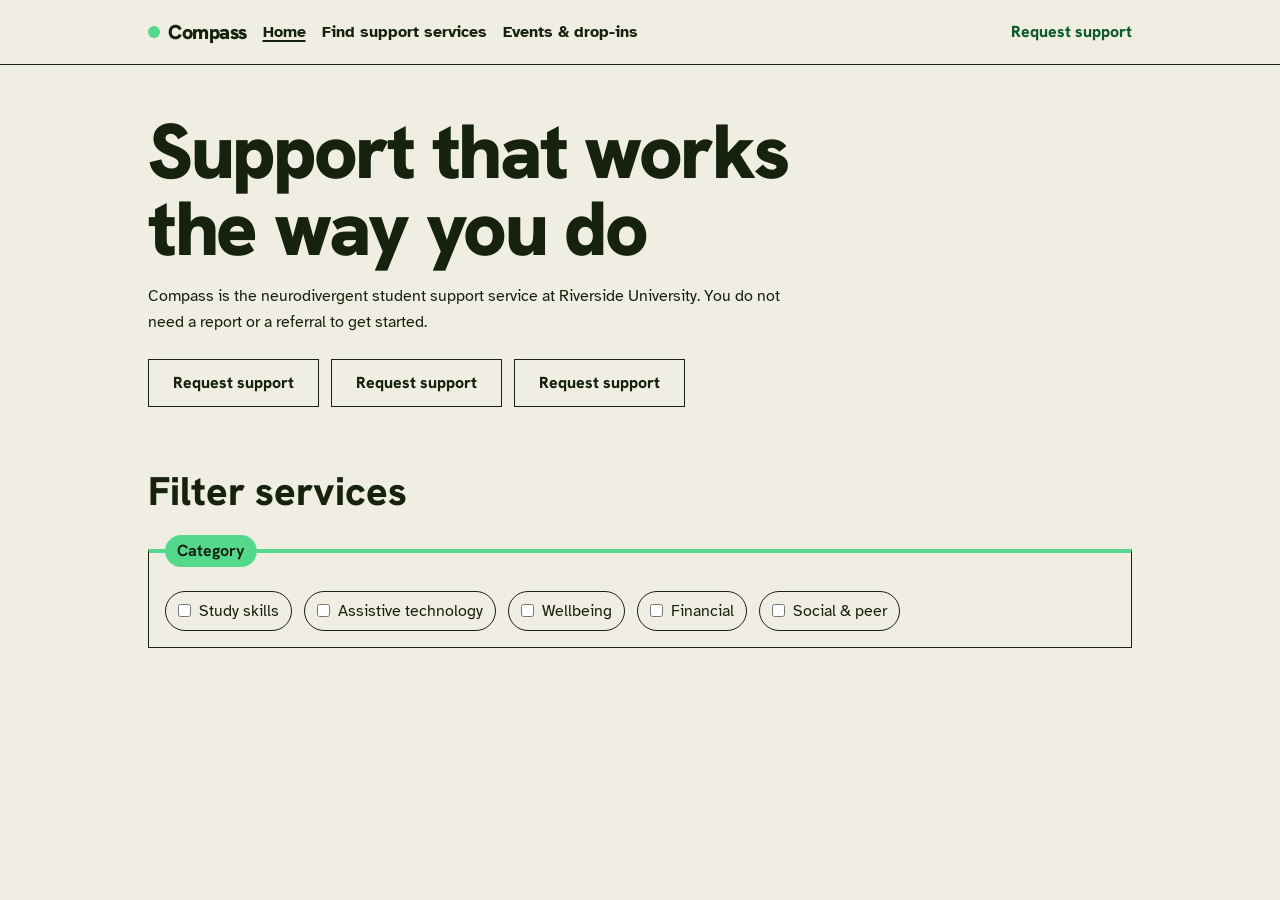
<file: index.html>
<!doctype html>
<html lang="en-IE">
  <head>
    <meta charset="utf-8" />
    <meta name="viewport" content="width=device-width, initial-scale=1" />
    <title>Week 8 starter: Compass nav, button and category pills</title>
    <link rel="preconnect" href="https://fonts.googleapis.com" />
    <link rel="preconnect" href="https://fonts.gstatic.com" crossorigin />
    <link
      href="https://fonts.googleapis.com/css2?family=Atkinson+Hyperlegible:ital,wght@0,400;0,700;1,400;1,700&family=Hanken+Grotesk:wght@500;700;800;900&display=swap"
      rel="stylesheet"
    />
    <link rel="stylesheet" href="assets/app.css" />
  </head>
  <body class="bg-paper font-sans leading-relaxed text-ink">
    <!-- Week 8 starter. The prep pack's finished page, with every style written as utility classes on its element. You add two more buttons, then give the button one name. Compass has no button class of its own, so the name in the solution is this course's. -->
    <header class="border-b-(length:--rule) border-ink bg-paper">
      <div
        class="mx-auto flex max-w-5xl flex-wrap items-center gap-4 px-5 py-4"
      >
        <a
          href="index.html"
          class="flex items-center font-display text-xl font-black tracking-tight text-ink no-underline focus-visible:outline-3 focus-visible:outline-offset-3 focus-visible:outline-link"
        >
          <span
            aria-hidden="true"
            class="mr-2 size-3 rounded-full bg-green"
          ></span>
          Compass
        </a>
        <nav aria-label="Primary" class="contents">
          <a
            href="index.html"
            aria-current="page"
            class="py-1 text-base font-bold text-ink no-underline hover:underline hover:decoration-green hover:decoration-[0.15em] hover:underline-offset-[0.2em] focus-visible:outline-3 focus-visible:outline-offset-3 focus-visible:outline-link aria-[current=page]:underline aria-[current=page]:decoration-ink aria-[current=page]:decoration-[0.15em] aria-[current=page]:underline-offset-[0.2em]"
            >Home</a
          >
          <a
            href="find-support-services.html"
            class="py-1 text-base font-bold text-ink no-underline hover:underline hover:decoration-green hover:decoration-[0.15em] hover:underline-offset-[0.2em] focus-visible:outline-3 focus-visible:outline-offset-3 focus-visible:outline-link aria-[current=page]:underline aria-[current=page]:decoration-ink aria-[current=page]:decoration-[0.15em] aria-[current=page]:underline-offset-[0.2em]"
            >Find support services</a
          >
          <a
            href="events.html"
            class="py-1 text-base font-bold text-ink no-underline hover:underline hover:decoration-green hover:decoration-[0.15em] hover:underline-offset-[0.2em] focus-visible:outline-3 focus-visible:outline-offset-3 focus-visible:outline-link aria-[current=page]:underline aria-[current=page]:decoration-ink aria-[current=page]:decoration-[0.15em] aria-[current=page]:underline-offset-[0.2em]"
            >Events &amp; drop-ins</a
          >
          <a
            href="request-support.html"
            class="ml-auto py-1 font-display text-base font-extrabold text-link no-underline focus-visible:outline-3 focus-visible:outline-offset-3 focus-visible:outline-link"
            >Request support</a
          >
        </nav>
      </div>
    </header>

    <main class="mx-auto max-w-5xl px-5 py-12">
      <h1
        class="font-display text-display leading-none font-black tracking-[-0.03em] text-balance"
      >
        Support that works the way you do
      </h1>
      <p class="mt-4 max-w-[66ch] text-pretty">
        Compass is the neurodivergent student support service at Riverside
        University. You do not need a report or a referral to get started.
      </p>
      <p class="mt-6 flex flex-wrap gap-3">
        <a class="btn" href="request-support.html">Request support</a>

        <a class="btn" href="request-support.html">Request support</a>

        <a class="btn" href="request-support.html">Request support</a>
      </p>

      <form
        aria-labelledby="filter-heading"
        method="get"
        action="#"
        class="mt-16"
      >
        <h2
          id="filter-heading"
          class="font-display text-h2 leading-none font-extrabold"
        >
          Filter services
        </h2>
        <fieldset
          class="mt-6 border-(length:--rule) border-t-4 border-ink border-t-green bg-paper px-4 pt-3 pb-4"
        >
          <legend
            class="rounded-full bg-green px-3 py-1 font-display text-base font-bold text-on-light"
          >
            Category
          </legend>
          <div class="mt-3 flex flex-wrap gap-3">
            <label
              class="flex cursor-pointer items-center gap-2 rounded-full border-(length:--rule) border-ink bg-paper px-3 py-1.5 font-normal transition-colors duration-120 hover:bg-lime hover:text-on-light has-checked:border-ink-deep has-checked:bg-ink-deep has-checked:text-on-dark motion-reduce:transition-none"
              ><input
                type="checkbox"
                name="category"
                value="study-skills"
                class="focus-visible:outline-3 focus-visible:outline-offset-3 focus-visible:outline-link"
              />
              Study skills</label
            >
            <label
              class="flex cursor-pointer items-center gap-2 rounded-full border-(length:--rule) border-ink bg-paper px-3 py-1.5 font-normal transition-colors duration-120 hover:bg-lime hover:text-on-light has-checked:border-ink-deep has-checked:bg-ink-deep has-checked:text-on-dark motion-reduce:transition-none"
              ><input
                type="checkbox"
                name="category"
                value="assistive-tech"
                class="focus-visible:outline-3 focus-visible:outline-offset-3 focus-visible:outline-link"
              />
              Assistive technology</label
            >
            <label
              class="flex cursor-pointer items-center gap-2 rounded-full border-(length:--rule) border-ink bg-paper px-3 py-1.5 font-normal transition-colors duration-120 hover:bg-lime hover:text-on-light has-checked:border-ink-deep has-checked:bg-ink-deep has-checked:text-on-dark motion-reduce:transition-none"
              ><input
                type="checkbox"
                name="category"
                value="wellbeing"
                class="focus-visible:outline-3 focus-visible:outline-offset-3 focus-visible:outline-link"
              />
              Wellbeing</label
            >
            <label
              class="flex cursor-pointer items-center gap-2 rounded-full border-(length:--rule) border-ink bg-paper px-3 py-1.5 font-normal transition-colors duration-120 hover:bg-lime hover:text-on-light has-checked:border-ink-deep has-checked:bg-ink-deep has-checked:text-on-dark motion-reduce:transition-none"
              ><input
                type="checkbox"
                name="category"
                value="financial"
                class="focus-visible:outline-3 focus-visible:outline-offset-3 focus-visible:outline-link"
              />
              Financial</label
            >
            <label
              class="flex cursor-pointer items-center gap-2 rounded-full border-(length:--rule) border-ink bg-paper px-3 py-1.5 font-normal transition-colors duration-120 hover:bg-lime hover:text-on-light has-checked:border-ink-deep has-checked:bg-ink-deep has-checked:text-on-dark motion-reduce:transition-none"
              ><input
                type="checkbox"
                name="category"
                value="social"
                class="focus-visible:outline-3 focus-visible:outline-offset-3 focus-visible:outline-link"
              />
              Social &amp; peer</label
            >
          </div>
        </fieldset>
      </form>
    </main>
  </body>
</html>
</file>
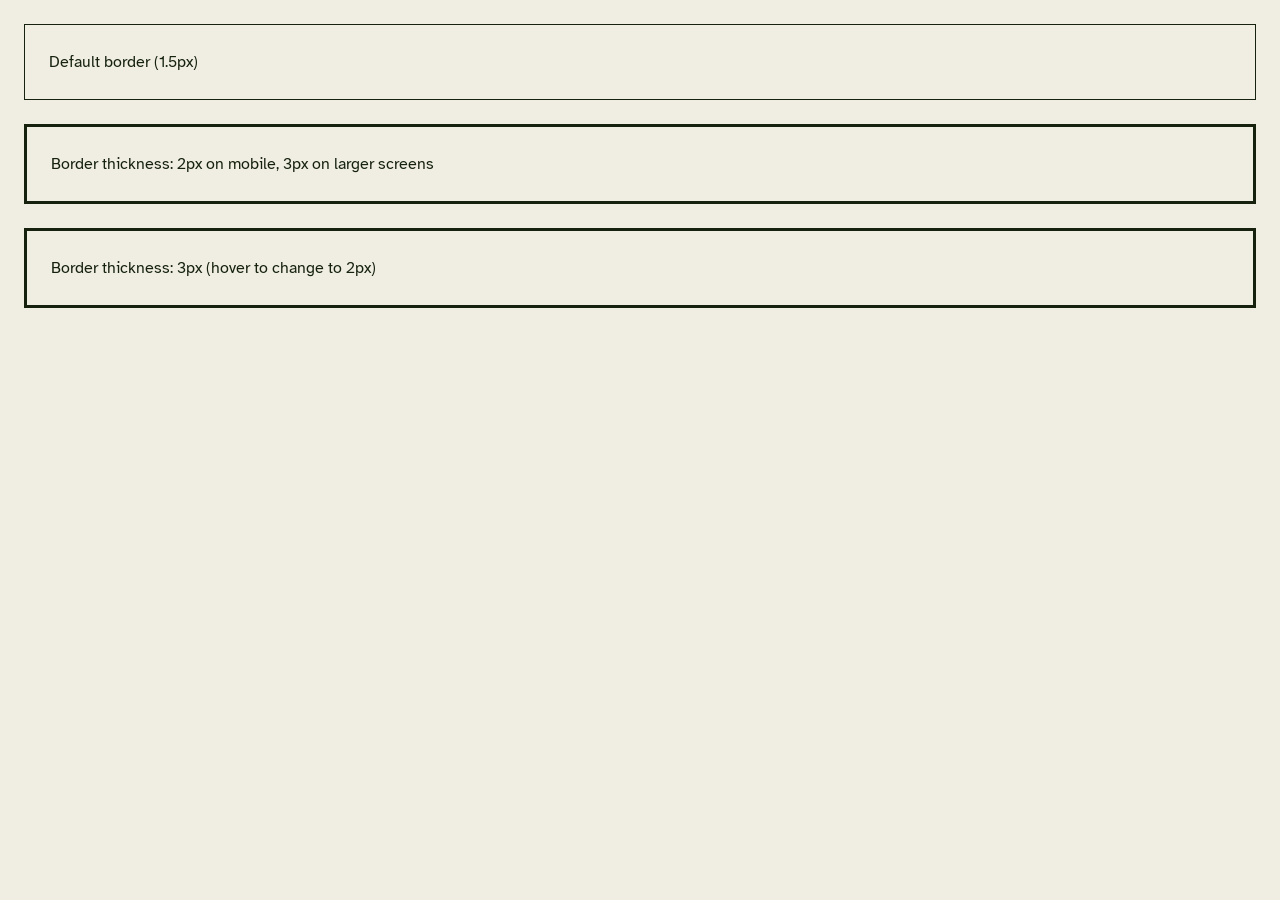
<file: practice.html>
<!doctype html>
<html lang="en-IE">
  <head>
    <meta charset="utf-8" />
    <meta name="viewport" content="width=device-width, initial-scale=1" />
    <title>Week 8 practice</title>
    <link rel="preconnect" href="https://fonts.googleapis.com" />
    <link rel="preconnect" href="https://fonts.gstatic.com" crossorigin />
    <link
      href="https://fonts.googleapis.com/css2?family=Atkinson+Hyperlegible:ital,wght@0,400;0,700;1,400;1,700&family=Hanken+Grotesk:wght@500;700;800;900&display=swap"
      rel="stylesheet"
    />
    <link rel="stylesheet" href="assets/app.css" />
  </head>
  <body class="bg-paper font-sans leading-relaxed text-ink">
    <!-- A blank page wired to the same stylesheet as index.html, and to the same watcher: any class you type here is built automatically. Use it for the docs challenge and anything you want to break on purpose, so index.html keeps matching the guided build. -->

    <main class="space-y-6 p-6">
      <div class="border-rule p-6">Default border (1.5px)</div>

      <div class="border-rule-2 md:border-rule-3 p-6">
        Border thickness: 2px on mobile, 3px on larger screens
      </div>

      <div class="border-rule-3 hover:border-rule-2 p-6">
        Border thickness: 3px (hover to change to 2px)
      </div>
    </main>
  </body>
</html>
</file>
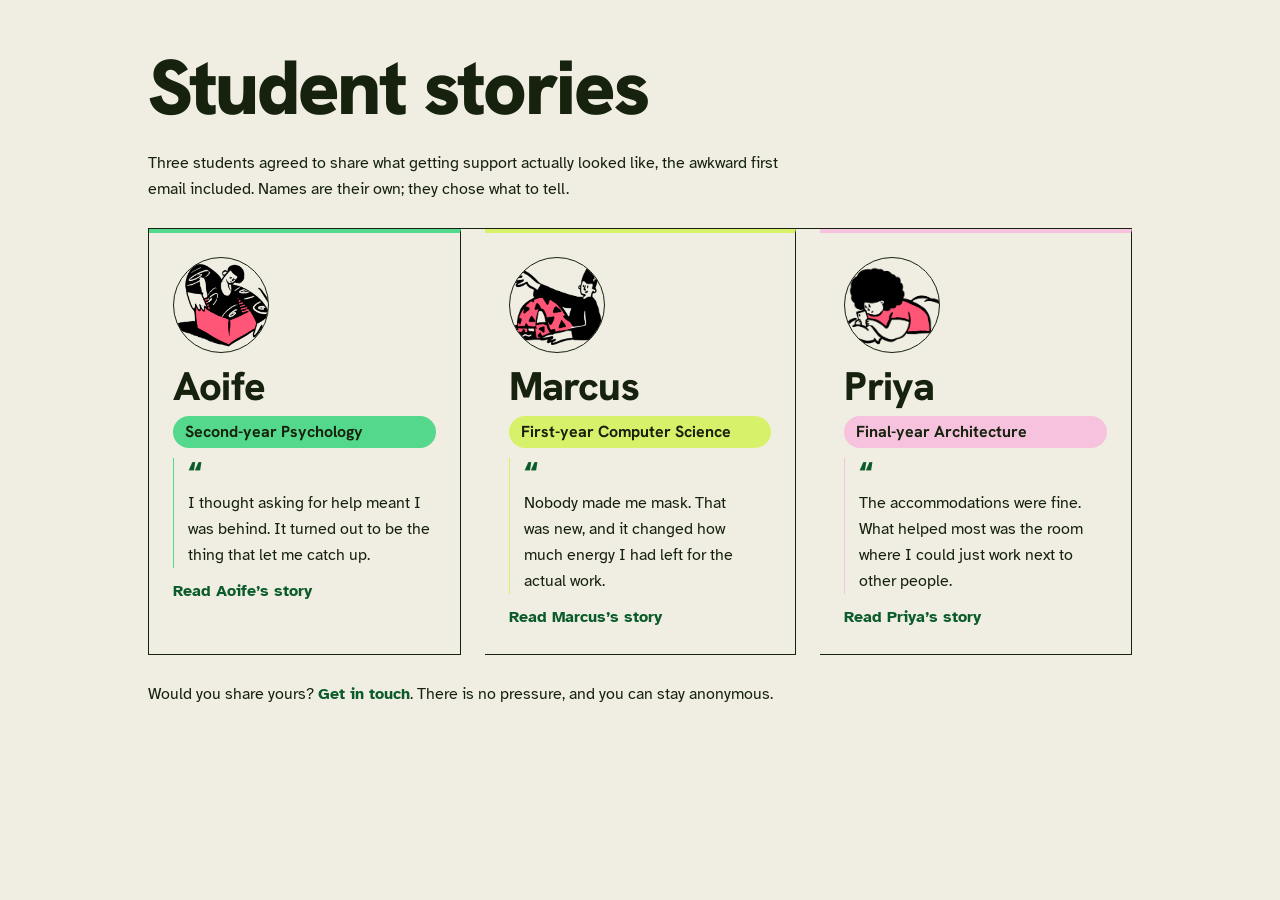
<file: student-stories.html>
<!doctype html>
<html lang="en-IE">
  <head>
    <meta charset="utf-8" />
    <meta name="viewport" content="width=device-width, initial-scale=1" />
    <title>Week 8 starter: Compass student stories, utilities only</title>
    <link rel="preconnect" href="https://fonts.googleapis.com" />
    <link rel="preconnect" href="https://fonts.gstatic.com" crossorigin />
    <link
      href="https://fonts.googleapis.com/css2?family=Atkinson+Hyperlegible:ital,wght@0,400;0,700;1,400;1,700&family=Hanken+Grotesk:wght@500;700;800;900&display=swap"
      rel="stylesheet"
    />
    <link rel="stylesheet" href="assets/app.css" />
  </head>
  <body class="bg-paper font-sans leading-relaxed text-ink">
    <!-- Week 8 starter, for the in-class challenge. Compass's three story cards with every style written as utility classes. Headings and paragraphs keep their utilities in the solution too: Compass styles them in a part of its stylesheet this week doesn't cover. Your job is the cards. -->
    <main
      id="main"
      class="mx-auto max-w-5xl space-y-[clamp(1rem,0.8rem+1vw,1.75rem)] px-5 py-[clamp(2rem,1.5rem+2vw,3.5rem)]"
    >
      <h1
        class="font-display text-display leading-[0.98] font-black tracking-[-0.03em] text-balance"
      >
        Student stories
      </h1>
      <p class="max-w-[66ch] text-pretty">
        Three students agreed to share what getting support actually looked
        like, the awkward first email included. Names are their own; they chose
        what to tell.
      </p>

      <ul class="card-grid">
        <li class="flex max-w-none">
          <article
            class="group card border-t-green"
            aria-labelledby="story-aoife"
          >
            <div class="card_avatar" aria-hidden="true">
              <img
                src="assets/aoife-doodle.png"
                alt=""
                class="h-full w-full object-cover"
                width="400"
                height="322"
              />
            </div>
            <h2
              id="story-aoife"
              class="m-0 font-display text-h2 leading-[0.98] font-extrabold tracking-[-0.02em] text-balance"
            >
              Aoife
            </h2>
            <p class="person-meta bg-green">Second-year Psychology</p>
            <blockquote
              class="m-0 border-l-(length:--rule) border-green pl-3.5"
            >
              <span aria-hidden="true" class="card_quote-mark">&ldquo;</span>
              <p class="max-w-[66ch] text-pretty">
                I thought asking for help meant I was behind. It turned out to
                be the thing that let me catch up.
              </p>
            </blockquote>
            <p class="max-w-[66ch] text-pretty">
              <a class="card_cta" href="student-stories/aoife.html">
                Read Aoife&rsquo;s story
              </a>
            </p>
          </article>
        </li>
        <li class="flex max-w-none">
          <article
            class="group card border-t-lime"
            aria-labelledby="story-marcus"
          >
            <div class="card_avatar" aria-hidden="true">
              <img
                src="assets/marcus-doodle.png"
                alt=""
                class="h-full w-full object-cover"
                style="object-position: 88% 22%"
                width="400"
                height="271"
              />
            </div>
            <h2
              id="story-marcus"
              class="m-0 font-display text-h2 leading-[0.98] font-extrabold tracking-[-0.02em] text-balance"
            >
              Marcus
            </h2>
            <p class="person-meta bg-lime">First-year Computer Science</p>
            <blockquote class="m-0 border-l-(length:--rule) border-lime pl-3.5">
              <span aria-hidden="true" class="card_quote-mark">&ldquo;</span>
              <p class="max-w-[66ch] text-pretty">
                Nobody made me mask. That was new, and it changed how much
                energy I had left for the actual work.
              </p>
            </blockquote>
            <p class="max-w-[66ch] text-pretty">
              <a class="card_cta" href="student-stories/marcus.html"
                >Read Marcus&rsquo;s story</a
              >
            </p>
          </article>
        </li>
        <li class="flex max-w-none">
          <article
            class="group card border-t-pink"
            aria-labelledby="story-priya"
          >
            <div class="card_avatar" aria-hidden="true">
              <img
                src="assets/priya-doodle.png"
                alt=""
                class="h-full w-full object-cover"
                style="object-position: 18% 20%"
                width="400"
                height="231"
              />
            </div>
            <h2
              id="story-priya"
              class="m-0 font-display text-h2 leading-[0.98] font-extrabold tracking-[-0.02em] text-balance"
            >
              Priya
            </h2>
            <p class="person-meta bg-pink">Final-year Architecture</p>
            <blockquote class="m-0 border-l-(length:--rule) border-pink pl-3.5">
              <span aria-hidden="true" class="card_quote-mark">&ldquo;</span>
              <p class="max-w-[66ch] text-pretty">
                The accommodations were fine. What helped most was the room
                where I could just work next to other people.
              </p>
            </blockquote>
            <p class="max-w-[66ch] text-pretty">
              <a class="card_cta" href="student-stories/priya.html"
                >Read Priya&rsquo;s story</a
              >
            </p>
          </article>
        </li>
      </ul>

      <p class="max-w-[66ch] text-pretty">
        Would you share yours?
        <a
          class="font-bold text-link decoration-[0.1em] underline-offset-[0.25em] hover:decoration-[0.18em] focus-visible:outline-3 focus-visible:outline-offset-3 focus-visible:outline-link"
          href="request-support.html"
          >Get in touch</a
        >. There is no pressure, and you can stay anonymous.
      </p>
    </main>
  </body>
</html>
</file>
<file: assets/app.css>
/*! tailwindcss v4.3.3 | MIT License | https://tailwindcss.com */
@layer properties;
@layer theme, base, components, utilities;
@layer theme {
  :root, :host {
    --font-sans: "Atkinson Hyperlegible", system-ui, -apple-system, "Segoe UI", sans-serif;
    --font-mono: ui-monospace, SFMono-Regular, Menlo, Monaco, Consolas, "Liberation Mono",
      "Courier New", monospace;
    --spacing: 0.25rem;
    --container-5xl: 64rem;
    --text-base: 1rem;
    --text-base--line-height: calc(1.5 / 1);
    --text-xl: 1.25rem;
    --text-xl--line-height: calc(1.75 / 1.25);
    --text-3xl: 1.875rem;
    --text-3xl--line-height: calc(2.25 / 1.875);
    --font-weight-normal: 400;
    --font-weight-bold: 700;
    --font-weight-extrabold: 800;
    --font-weight-black: 900;
    --tracking-tight: -0.025em;
    --leading-relaxed: 1.625;
    --default-transition-duration: 150ms;
    --default-transition-timing-function: cubic-bezier(0.4, 0, 0.2, 1);
    --default-font-family: var(--font-sans);
    --default-mono-font-family: var(--font-mono);
    --font-display: "Hanken Grotesk", ui-sans-serif, system-ui, sans-serif;
    --color-paper: #f0eee3;
    --color-ink: #16220e;
    --color-ink-deep: #0a2107;
    --color-green: #54d98c;
    --color-lime: #d8f16b;
    --color-pink: #f7c2dd;
    --color-link: #0b5c2a;
    --color-on-light: #16220e;
    --color-on-dark: #f0eee3;
    --text-display: clamp(2.5rem, 1.6rem + 4vw, 5rem);
    --text-h2: clamp(1.75rem, 1.4rem + 1.6vw, 2.5rem);
  }
}
@layer base {
  *, ::after, ::before, ::backdrop, ::file-selector-button {
    box-sizing: border-box;
    margin: 0;
    padding: 0;
    border: 0 solid;
  }
  html, :host {
    line-height: 1.5;
    -webkit-text-size-adjust: 100%;
    tab-size: 4;
    font-family: var(--default-font-family, -apple-system, BlinkMacSystemFont, "Segoe UI", Roboto, "Helvetica Neue", "Noto Sans", Arial, sans-serif, "Apple Color Emoji", "Segoe UI Emoji", "Segoe UI Symbol", "Noto Color Emoji");
    font-feature-settings: var(--default-font-feature-settings, normal);
    font-variation-settings: var(--default-font-variation-settings, normal);
    -webkit-tap-highlight-color: transparent;
  }
  hr {
    height: 0;
    color: inherit;
    border-top-width: 1px;
  }
  abbr:where([title]) {
    -webkit-text-decoration: underline dotted;
    text-decoration: underline dotted;
  }
  h1, h2, h3, h4, h5, h6 {
    font-size: inherit;
    font-weight: inherit;
  }
  a {
    color: inherit;
    -webkit-text-decoration: inherit;
    text-decoration: inherit;
  }
  b, strong {
    font-weight: bolder;
  }
  code, kbd, samp, pre {
    font-family: var(--default-mono-font-family, ui-monospace, SFMono-Regular, Menlo, Monaco, Consolas, "Liberation Mono", "Courier New", monospace);
    font-feature-settings: var(--default-mono-font-feature-settings, normal);
    font-variation-settings: var(--default-mono-font-variation-settings, normal);
    font-size: 1em;
  }
  small {
    font-size: 80%;
  }
  sub, sup {
    font-size: 75%;
    line-height: 0;
    position: relative;
    vertical-align: baseline;
  }
  sub {
    bottom: -0.25em;
  }
  sup {
    top: -0.5em;
  }
  table {
    text-indent: 0;
    border-color: inherit;
    border-collapse: collapse;
  }
  :-moz-focusring:where(:not(iframe)) {
    outline: auto;
  }
  progress {
    vertical-align: baseline;
  }
  summary {
    display: list-item;
  }
  ol, ul, menu {
    list-style: none;
  }
  img, svg, video, canvas, audio, iframe, embed, object {
    display: block;
    vertical-align: middle;
  }
  img, video {
    max-width: 100%;
    height: auto;
  }
  button, input, select, optgroup, textarea, ::file-selector-button {
    font: inherit;
    font-feature-settings: inherit;
    font-variation-settings: inherit;
    letter-spacing: inherit;
    color: inherit;
    border-radius: 0;
    background-color: transparent;
    opacity: 1;
  }
  :where(select:is([multiple], [size])) optgroup {
    font-weight: bolder;
  }
  :where(select:is([multiple], [size])) optgroup option {
    padding-inline-start: 20px;
  }
  ::file-selector-button {
    margin-inline-end: 4px;
  }
  ::placeholder {
    opacity: 1;
  }
  @supports (not (-webkit-appearance: -apple-pay-button))  or (contain-intrinsic-size: 1px) {
    ::placeholder {
      color: currentcolor;
      @supports (color: color-mix(in lab, red, red)) {
        color: color-mix(in oklab, currentcolor 50%, transparent);
      }
    }
  }
  textarea {
    resize: vertical;
  }
  ::-webkit-search-decoration {
    -webkit-appearance: none;
  }
  ::-webkit-date-and-time-value {
    min-height: 1lh;
    text-align: inherit;
  }
  ::-webkit-datetime-edit {
    display: inline-flex;
  }
  ::-webkit-datetime-edit-fields-wrapper {
    padding: 0;
  }
  ::-webkit-datetime-edit, ::-webkit-datetime-edit-year-field, ::-webkit-datetime-edit-month-field, ::-webkit-datetime-edit-day-field, ::-webkit-datetime-edit-hour-field, ::-webkit-datetime-edit-minute-field, ::-webkit-datetime-edit-second-field, ::-webkit-datetime-edit-millisecond-field, ::-webkit-datetime-edit-meridiem-field {
    padding-block: 0;
  }
  ::-webkit-calendar-picker-indicator {
    line-height: 1;
  }
  :-moz-ui-invalid {
    box-shadow: none;
  }
  button, input:where([type="button"], [type="reset"], [type="submit"]), ::file-selector-button {
    appearance: button;
  }
  ::-webkit-inner-spin-button, ::-webkit-outer-spin-button {
    height: auto;
  }
  [hidden]:where(:not([hidden="until-found"])) {
    display: none !important;
  }
}
@layer utilities {
  .m-0 {
    margin: 0px;
  }
  .mx-auto {
    margin-inline: auto;
  }
  .mt-3 {
    margin-top: calc(var(--spacing) * 3);
  }
  .mt-4 {
    margin-top: calc(var(--spacing) * 4);
  }
  .mt-6 {
    margin-top: calc(var(--spacing) * 6);
  }
  .mt-16 {
    margin-top: calc(var(--spacing) * 16);
  }
  .mr-2 {
    margin-right: calc(var(--spacing) * 2);
  }
  .ml-auto {
    margin-left: auto;
  }
  .contents {
    display: contents;
  }
  .flex {
    display: flex;
  }
  .table {
    display: table;
  }
  .size-3 {
    width: calc(var(--spacing) * 3);
    height: calc(var(--spacing) * 3);
  }
  .h-full {
    height: 100%;
  }
  .w-full {
    width: 100%;
  }
  .max-w-5xl {
    max-width: var(--container-5xl);
  }
  .max-w-\[66ch\] {
    max-width: 66ch;
  }
  .max-w-none {
    max-width: none;
  }
  .border-collapse {
    border-collapse: collapse;
  }
  .cursor-pointer {
    cursor: pointer;
  }
  .resize {
    resize: both;
  }
  .flex-wrap {
    flex-wrap: wrap;
  }
  .items-center {
    align-items: center;
  }
  .gap-2 {
    gap: calc(var(--spacing) * 2);
  }
  .gap-3 {
    gap: calc(var(--spacing) * 3);
  }
  .gap-4 {
    gap: calc(var(--spacing) * 4);
  }
  :where(.space-y-6 > :not(:last-child)) {
    --tw-space-y-reverse: 0;
    margin-block-start: calc(calc(var(--spacing) * 6) * var(--tw-space-y-reverse));
    margin-block-end: calc(calc(var(--spacing) * 6) * calc(1 - var(--tw-space-y-reverse)));
  }
  :where(.space-y-\[clamp\(1rem\,0\.8rem\+1vw\,1\.75rem\)\] > :not(:last-child)) {
    --tw-space-y-reverse: 0;
    margin-block-start: calc(clamp(1rem, 0.8rem + 1vw, 1.75rem) * var(--tw-space-y-reverse));
    margin-block-end: calc(clamp(1rem, 0.8rem + 1vw, 1.75rem) * calc(1 - var(--tw-space-y-reverse)));
  }
  .rounded-full {
    border-radius: calc(infinity * 1px);
  }
  .border-rule {
    border-width: var(--rule);
    border-style: solid;
    border-color: var(--color-ink);
  }
  .border-rule-2 {
    border-width: calc(2 * 1px);
    border-style: solid;
    border-color: var(--color-ink);
  }
  .border-rule-3 {
    border-width: calc(3 * 1px);
    border-style: solid;
    border-color: var(--color-ink);
  }
  .border {
    border-style: var(--tw-border-style);
    border-width: 1px;
  }
  .border-\(length\:--rule\) {
    border-style: var(--tw-border-style);
    border-width: var(--rule);
  }
  .border-t-4 {
    border-top-style: var(--tw-border-style);
    border-top-width: 4px;
  }
  .border-b-\(length\:--rule\) {
    border-bottom-style: var(--tw-border-style);
    border-bottom-width: var(--rule);
  }
  .border-l-\(length\:--rule\) {
    border-left-style: var(--tw-border-style);
    border-left-width: var(--rule);
  }
  .border-green {
    border-color: var(--color-green);
  }
  .border-ink {
    border-color: var(--color-ink);
  }
  .border-lime {
    border-color: var(--color-lime);
  }
  .border-pink {
    border-color: var(--color-pink);
  }
  .border-t-green {
    border-top-color: var(--color-green);
  }
  .border-t-lime {
    border-top-color: var(--color-lime);
  }
  .border-t-pink {
    border-top-color: var(--color-pink);
  }
  .bg-green {
    background-color: var(--color-green);
  }
  .bg-lime {
    background-color: var(--color-lime);
  }
  .bg-paper {
    background-color: var(--color-paper);
  }
  .bg-pink {
    background-color: var(--color-pink);
  }
  .object-cover {
    object-fit: cover;
  }
  .p-6 {
    padding: calc(var(--spacing) * 6);
  }
  .px-3 {
    padding-inline: calc(var(--spacing) * 3);
  }
  .px-4 {
    padding-inline: calc(var(--spacing) * 4);
  }
  .px-5 {
    padding-inline: calc(var(--spacing) * 5);
  }
  .py-1 {
    padding-block: var(--spacing);
  }
  .py-1\.5 {
    padding-block: calc(var(--spacing) * 1.5);
  }
  .py-4 {
    padding-block: calc(var(--spacing) * 4);
  }
  .py-12 {
    padding-block: calc(var(--spacing) * 12);
  }
  .py-\[clamp\(2rem\,1\.5rem\+2vw\,3\.5rem\)\] {
    padding-block: clamp(2rem, 1.5rem + 2vw, 3.5rem);
  }
  .pt-3 {
    padding-top: calc(var(--spacing) * 3);
  }
  .pb-4 {
    padding-bottom: calc(var(--spacing) * 4);
  }
  .pl-3 {
    padding-left: calc(var(--spacing) * 3);
  }
  .pl-3\.5 {
    padding-left: calc(var(--spacing) * 3.5);
  }
  .font-display {
    font-family: var(--font-display);
  }
  .font-sans {
    font-family: var(--font-sans);
  }
  .text-base {
    font-size: var(--text-base);
    line-height: var(--tw-leading, var(--text-base--line-height));
  }
  .text-xl {
    font-size: var(--text-xl);
    line-height: var(--tw-leading, var(--text-xl--line-height));
  }
  .text-display {
    font-size: var(--text-display);
  }
  .text-h2 {
    font-size: var(--text-h2);
  }
  .leading-\[0\.98\] {
    --tw-leading: 0.98;
    line-height: 0.98;
  }
  .leading-none {
    --tw-leading: 1;
    line-height: 1;
  }
  .leading-relaxed {
    --tw-leading: var(--leading-relaxed);
    line-height: var(--leading-relaxed);
  }
  .font-black {
    --tw-font-weight: var(--font-weight-black);
    font-weight: var(--font-weight-black);
  }
  .font-bold {
    --tw-font-weight: var(--font-weight-bold);
    font-weight: var(--font-weight-bold);
  }
  .font-extrabold {
    --tw-font-weight: var(--font-weight-extrabold);
    font-weight: var(--font-weight-extrabold);
  }
  .font-normal {
    --tw-font-weight: var(--font-weight-normal);
    font-weight: var(--font-weight-normal);
  }
  .tracking-\[-0\.02em\] {
    --tw-tracking: -0.02em;
    letter-spacing: -0.02em;
  }
  .tracking-\[-0\.03em\] {
    --tw-tracking: -0.03em;
    letter-spacing: -0.03em;
  }
  .tracking-tight {
    --tw-tracking: var(--tracking-tight);
    letter-spacing: var(--tracking-tight);
  }
  .text-balance {
    text-wrap: balance;
  }
  .text-pretty {
    text-wrap: pretty;
  }
  .text-wrap {
    text-wrap: wrap;
  }
  .text-ink {
    color: var(--color-ink);
  }
  .text-link {
    color: var(--color-link);
  }
  .text-on-light {
    color: var(--color-on-light);
  }
  .no-underline {
    text-decoration-line: none;
  }
  .underline {
    text-decoration-line: underline;
  }
  .decoration-\[0\.1em\] {
    text-decoration-thickness: 0.1em;
  }
  .underline-offset-\[0\.25em\] {
    text-underline-offset: 0.25em;
  }
  .outline {
    outline-style: var(--tw-outline-style);
    outline-width: 1px;
  }
  .transition-colors {
    transition-property: color, background-color, border-color, outline-color, text-decoration-color, fill, stroke, --tw-gradient-from, --tw-gradient-via, --tw-gradient-to;
    transition-timing-function: var(--tw-ease, var(--default-transition-timing-function));
    transition-duration: var(--tw-duration, var(--default-transition-duration));
  }
  .duration-120 {
    --tw-duration: 120ms;
    transition-duration: 120ms;
  }
  @media (hover: hover) {
    .hover\:border-rule-2:hover {
      border-width: calc(2 * 1px);
      border-style: solid;
      border-color: var(--color-ink);
    }
    .hover\:bg-lime:hover {
      background-color: var(--color-lime);
    }
    .hover\:text-on-light:hover {
      color: var(--color-on-light);
    }
    .hover\:underline:hover {
      text-decoration-line: underline;
    }
    .hover\:decoration-green:hover {
      text-decoration-color: var(--color-green);
    }
    .hover\:decoration-\[0\.15em\]:hover {
      text-decoration-thickness: 0.15em;
    }
    .hover\:decoration-\[0\.18em\]:hover {
      text-decoration-thickness: 0.18em;
    }
    .hover\:underline-offset-\[0\.2em\]:hover {
      text-underline-offset: 0.2em;
    }
  }
  .focus-visible\:outline-3:focus-visible {
    outline-style: var(--tw-outline-style);
    outline-width: 3px;
  }
  .focus-visible\:outline-offset-3:focus-visible {
    outline-offset: 3px;
  }
  .focus-visible\:outline-link:focus-visible {
    outline-color: var(--color-link);
  }
  .has-checked\:border-ink-deep:has(:checked) {
    border-color: var(--color-ink-deep);
  }
  .has-checked\:bg-ink-deep:has(:checked) {
    background-color: var(--color-ink-deep);
  }
  .has-checked\:text-on-dark:has(:checked) {
    color: var(--color-on-dark);
  }
  .aria-\[current\=page\]\:underline[aria-current="page"] {
    text-decoration-line: underline;
  }
  .aria-\[current\=page\]\:decoration-ink[aria-current="page"] {
    text-decoration-color: var(--color-ink);
  }
  .aria-\[current\=page\]\:decoration-\[0\.15em\][aria-current="page"] {
    text-decoration-thickness: 0.15em;
  }
  .aria-\[current\=page\]\:underline-offset-\[0\.2em\][aria-current="page"] {
    text-underline-offset: 0.2em;
  }
  @media (prefers-reduced-motion: reduce) {
    .motion-reduce\:transition-none {
      transition-property: none;
    }
  }
  @media (width >= 48rem) {
    .md\:border-rule-3 {
      border-width: calc(3 * 1px);
      border-style: solid;
      border-color: var(--color-ink);
    }
  }
}
:root {
  --rule: 1.5px;
}
@layer components {
  .btn {
    display: inline-block;
    cursor: pointer;
    border-style: var(--tw-border-style);
    border-width: var(--rule);
    border-color: var(--color-ink);
    background-color: transparent;
    padding-inline: calc(var(--spacing) * 6);
    padding-block: calc(var(--spacing) * 2.5);
    font-family: var(--font-display);
    --tw-font-weight: var(--font-weight-extrabold);
    font-weight: var(--font-weight-extrabold);
    color: var(--color-ink);
    text-decoration-line: none;
    transition-property: color, background-color, border-color, outline-color, text-decoration-color, fill, stroke, --tw-gradient-from, --tw-gradient-via, --tw-gradient-to;
    transition-timing-function: var(--tw-ease, var(--default-transition-timing-function));
    transition-duration: var(--tw-duration, var(--default-transition-duration));
    --tw-duration: 120ms;
    transition-duration: 120ms;
    &:hover {
      @media (hover: hover) {
        border-color: var(--color-link);
      }
    }
    &:hover {
      @media (hover: hover) {
        background-color: var(--color-ink-deep);
      }
    }
    &:hover {
      @media (hover: hover) {
        color: var(--color-on-dark);
      }
    }
    &:focus-visible {
      outline-style: var(--tw-outline-style);
      outline-width: 3px;
    }
    &:focus-visible {
      outline-offset: 3px;
    }
    &:focus-visible {
      outline-color: var(--color-link);
    }
    &:active {
      background-color: var(--color-ink);
    }
    @media (prefers-reduced-motion: reduce) {
      transition-property: none;
    }
  }
  .card-grid {
    display: grid;
    list-style-type: none;
    grid-template-columns: repeat(auto-fill,minmax(15rem,1fr));
    gap: calc(var(--spacing) * 6);
    border-top-style: var(--tw-border-style);
    border-top-width: var(--rule);
    border-left-style: var(--tw-border-style);
    border-left-width: var(--rule);
    border-color: var(--color-ink);
    padding: 0px;
  }
  .card {
    display: flex;
    flex: 1;
    flex-direction: column;
    gap: calc(var(--spacing) * 2.5);
    border-top-style: var(--tw-border-style);
    border-top-width: 4px;
    border-right-style: var(--tw-border-style);
    border-right-width: var(--rule);
    border-bottom-style: var(--tw-border-style);
    border-bottom-width: var(--rule);
    border-color: var(--color-ink);
    background-color: var(--color-paper);
    padding: calc(var(--spacing) * 6);
    transition-property: color, background-color, border-color, outline-color, text-decoration-color, fill, stroke, --tw-gradient-from, --tw-gradient-via, --tw-gradient-to;
    transition-timing-function: var(--tw-ease, var(--default-transition-timing-function));
    transition-duration: var(--tw-duration, var(--default-transition-duration));
    --tw-duration: 120ms;
    transition-duration: 120ms;
    &:focus-within {
      border-color: var(--color-link);
    }
    &:hover {
      @media (hover: hover) {
        border-color: var(--color-link);
      }
    }
  }
  .card_avatar {
    margin-bottom: var(--spacing);
    height: calc(var(--spacing) * 24);
    width: calc(var(--spacing) * 24);
    overflow: hidden;
    border-radius: calc(infinity * 1px);
    border-style: var(--tw-border-style);
    border-width: var(--rule);
    border-color: var(--color-ink);
  }
  .person-meta {
    display: inline-block;
    border-radius: calc(infinity * 1px);
    padding-inline: calc(var(--spacing) * 3);
    padding-block: var(--spacing);
    font-family: var(--font-display);
    font-size: var(--text-base);
    line-height: var(--tw-leading, var(--text-base--line-height));
    --tw-font-weight: var(--font-weight-bold);
    font-weight: var(--font-weight-bold);
    color: var(--color-on-light);
  }
  .card_quote-mark {
    margin-bottom: calc(var(--spacing) * 0.5);
    display: block;
    font-family: var(--font-display);
    font-size: var(--text-3xl);
    line-height: var(--tw-leading, var(--text-3xl--line-height));
    --tw-leading: 1;
    line-height: 1;
    --tw-font-weight: var(--font-weight-black);
    font-weight: var(--font-weight-black);
    color: var(--color-link);
  }
  .card_cta {
    display: inline-block;
    --tw-font-weight: var(--font-weight-bold);
    font-weight: var(--font-weight-bold);
    color: var(--color-link);
    text-decoration-thickness: 0.1em;
    text-underline-offset: 0.2em;
    transition-property: text-decoration-thickness;
    transition-timing-function: var(--tw-ease, var(--default-transition-timing-function));
    transition-duration: var(--tw-duration, var(--default-transition-duration));
    --tw-duration: 120ms;
    transition-duration: 120ms;
    &:is(:where(.group):focus-within *) {
      text-decoration-thickness: 0.18em;
    }
    &:is(:where(.group):hover *) {
      @media (hover: hover) {
        text-decoration-thickness: 0.18em;
      }
    }
    &:focus-visible {
      outline-style: var(--tw-outline-style);
      outline-width: 3px;
    }
    &:focus-visible {
      outline-offset: 3px;
    }
    &:focus-visible {
      outline-color: var(--color-link);
    }
  }
}
@media (prefers-reduced-motion: reduce) {
  *, *::before, *::after {
    transition-duration: 0.01ms !important;
    animation-duration: 0.01ms !important;
  }
}
@property --tw-space-y-reverse {
  syntax: "*";
  inherits: false;
  initial-value: 0;
}
@property --tw-border-style {
  syntax: "*";
  inherits: false;
  initial-value: solid;
}
@property --tw-leading {
  syntax: "*";
  inherits: false;
}
@property --tw-font-weight {
  syntax: "*";
  inherits: false;
}
@property --tw-tracking {
  syntax: "*";
  inherits: false;
}
@property --tw-outline-style {
  syntax: "*";
  inherits: false;
  initial-value: solid;
}
@property --tw-duration {
  syntax: "*";
  inherits: false;
}
@layer properties {
  @supports ((-webkit-hyphens: none) and (not (margin-trim: inline))) or ((-moz-orient: inline) and (not (color:rgb(from red r g b)))) {
    *, ::before, ::after, ::backdrop {
      --tw-space-y-reverse: 0;
      --tw-border-style: solid;
      --tw-leading: initial;
      --tw-font-weight: initial;
      --tw-tracking: initial;
      --tw-outline-style: solid;
      --tw-duration: initial;
    }
  }
}
</file>
